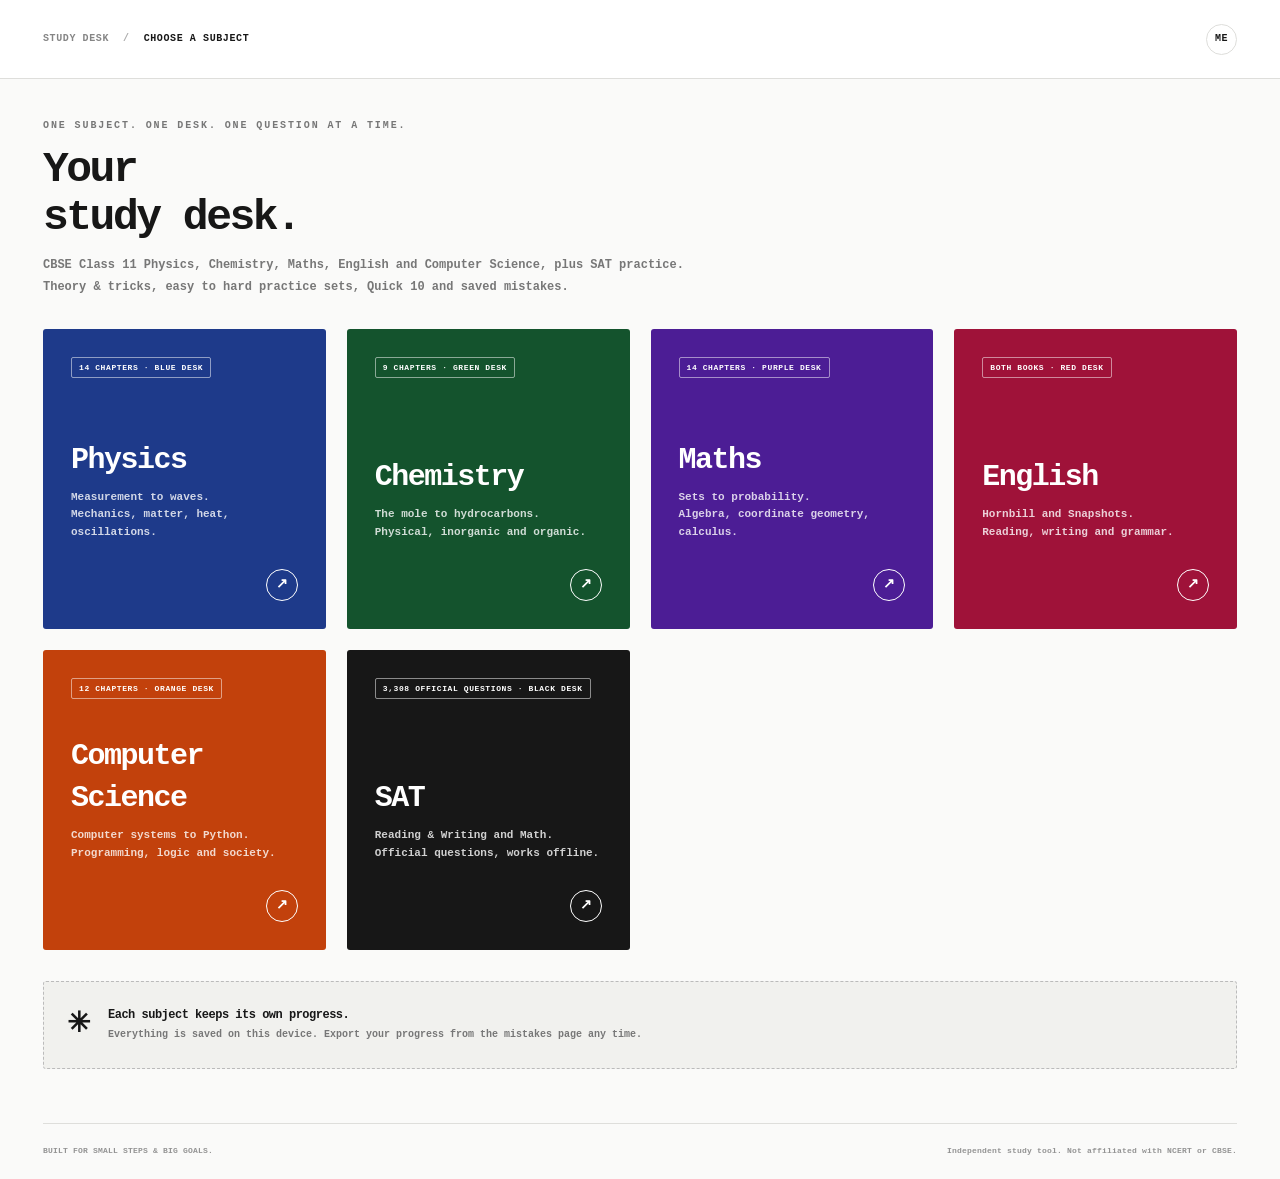
<file: index.html>
<!doctype html>
<html lang="en">
<head>
<meta charset="UTF-8"><meta name="viewport" content="width=device-width, initial-scale=1">
<meta name="theme-color" content="#171717"><meta name="description" content="CBSE Class 11 study desk: Physics, Chemistry and Maths. Chapter-wise theory, tricks and practice.">
<title>Study Desk — CBSE Class 11 & SAT</title>
<link rel="icon" href="data:image/svg+xml,%3Csvg xmlns='http://www.w3.org/2000/svg' viewBox='0 0 64 64'%3E%3Crect width='64' height='64' rx='12' fill='%23111'/%3E%3Ctext x='32' y='44' text-anchor='middle' fill='white' font-family='Courier New' font-weight='bold' font-size='38'%3E11%3C/text%3E%3C/svg%3E">
<link rel="stylesheet" href="styles.css">
</head>
<body>
<div class="main-shell" style="margin-left:0;width:100%">
<header class="topbar"><div><span class="breadcrumb">STUDY DESK</span><span class="slash">/</span><span>CHOOSE A SUBJECT</span></div><div class="topbar-right"><span class="avatar" aria-label="Personal workspace">ME</span></div></header>
<main>
<div class="page-heading"><div><div class="eyebrow">ONE SUBJECT. ONE DESK. ONE QUESTION AT A TIME.</div><h1>Your<br>study desk.</h1><p class="subtext">CBSE Class 11 Physics, Chemistry, Maths, English and Computer Science, plus SAT practice.<br>Theory & tricks, easy to hard practice sets, Quick 10 and saved mistakes.</p></div></div>
<div class="hub-grid">
<a class="hub-card hub-phys" href="physics.html"><span class="tag">14 CHAPTERS · BLUE DESK</span><h3>Physics</h3><p>Measurement to waves.<br>Mechanics, matter, heat, oscillations.</p><span class="round-arrow">↗</span></a>
<a class="hub-card hub-chem" href="chemistry.html"><span class="tag">9 CHAPTERS · GREEN DESK</span><h3>Chemistry</h3><p>The mole to hydrocarbons.<br>Physical, inorganic and organic.</p><span class="round-arrow">↗</span></a>
<a class="hub-card hub-math" href="maths.html"><span class="tag">14 CHAPTERS · PURPLE DESK</span><h3>Maths</h3><p>Sets to probability.<br>Algebra, coordinate geometry, calculus.</p><span class="round-arrow">↗</span></a>
<a class="hub-card hub-eng" href="english.html"><span class="tag">BOTH BOOKS · RED DESK</span><h3>English</h3><p>Hornbill and Snapshots.<br>Reading, writing and grammar.</p><span class="round-arrow">↗</span></a>
<a class="hub-card hub-cs" href="cs.html"><span class="tag">12 CHAPTERS · ORANGE DESK</span><h3>Computer Science</h3><p>Computer systems to Python.<br>Programming, logic and society.</p><span class="round-arrow">↗</span></a>
<a class="hub-card hub-sat" href="sat/"><span class="tag">3,308 OFFICIAL QUESTIONS · BLACK DESK</span><h3>SAT</h3><p>Reading & Writing and Math.<br>Official questions, works offline.</p><span class="round-arrow">↗</span></a>
</div>
<div class="bottom-strip"><span aria-hidden="true">✳</span><div><h3>Each subject keeps its own progress.</h3><p>Everything is saved on this device. Export your progress from the mistakes page any time.</p></div></div>
</main>
<footer><span>BUILT FOR SMALL STEPS & BIG GOALS.</span><span>Independent study tool. Not affiliated with NCERT or CBSE.</span></footer>
</div>
</body></html>
</file>
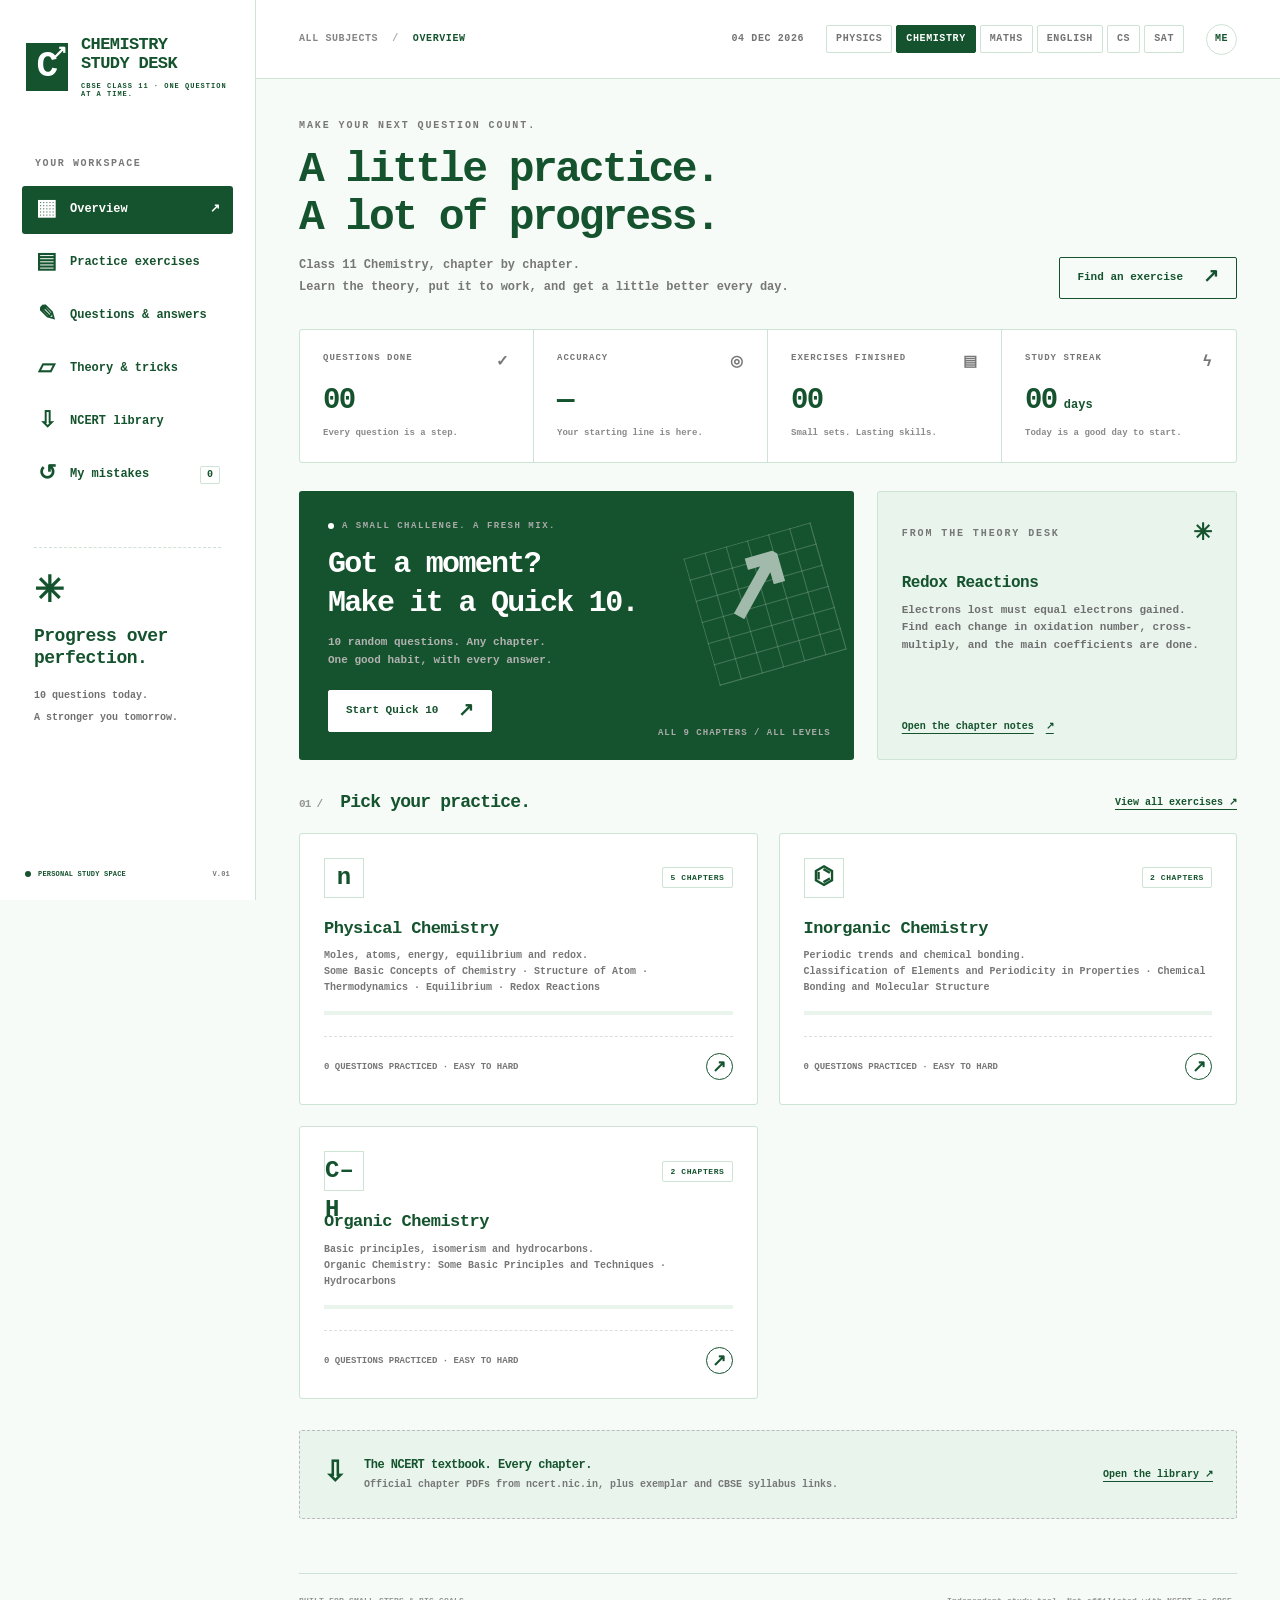
<file: chemistry.html>
<!doctype html>
<html lang="en">
<head>
<meta charset="UTF-8"><meta name="viewport" content="width=device-width, initial-scale=1">
<meta name="theme-color" content="#14532d"><meta name="description" content="Your focused CBSE Class 11 Chemistry study desk. Chapter-wise theory, tricks and practice, ten questions at a time.">
<title>Chemistry Study Desk — Class 11 CBSE</title>
<link rel="icon" href="data:image/svg+xml,%3Csvg xmlns='http://www.w3.org/2000/svg' viewBox='0 0 64 64'%3E%3Crect width='64' height='64' rx='12' fill='%2314532d'/%3E%3Ctext x='32' y='44' text-anchor='middle' fill='white' font-family='Courier New' font-weight='bold' font-size='38'%3EC%3C/text%3E%3C/svg%3E">
<link rel="stylesheet" href="styles.css">

</head>
<body class="t-chem">
<div class="app-shell">
<aside class="sidebar">
<a class="brand" href="#dashboard" aria-label="Chemistry Study Desk home"><span class="brand-mark">C<span>↗</span></span><span>CHEMISTRY <br>STUDY DESK<span class="brand-small">CBSE CLASS 11 · ONE QUESTION AT A TIME.</span></span></a>
<div class="workspace-label">YOUR WORKSPACE</div>
<nav aria-label="Main navigation">
<a href="#dashboard" data-page="dashboard"><span class="nav-icon">▦</span>Overview<span class="nav-arrow">↗</span></a>
<a href="#practice" data-page="practice"><span class="nav-icon">▤</span>Practice exercises</a>
<a href="#papers" data-page="papers"><span class="nav-icon">✎</span>Questions & answers</a>
<a href="#theory" data-page="theory"><span class="nav-icon">▱</span>Theory & tricks</a>
<a href="#library" data-page="library"><span class="nav-icon">⇩</span>NCERT library</a>
<a href="#mistakes" data-page="mistakes"><span class="nav-icon">↺</span>My mistakes<span id="mistake-count" class="nav-count">0</span></a>
</nav>
<div class="sidebar-note"><span class="little-star">✳</span><p>Progress over<br>perfection.</p><span>10 questions today.<br>A stronger you tomorrow.</span></div>
<div class="sidebar-bottom"><span class="status-dot"></span>PERSONAL STUDY SPACE<span class="version">V.01</span></div>
</aside>
<div class="main-shell"><header class="topbar"><div><a class="breadcrumb" href="index.html">ALL SUBJECTS</a><span class="slash">/</span><span id="page-label">OVERVIEW</span></div><div class="topbar-right"><span id="date-label"></span><span class="subject-switch"><a href="physics.html" class="">PHYSICS</a><a href="chemistry.html" class="current">CHEMISTRY</a><a href="maths.html" class="">MATHS</a><a href="english.html" class="">ENGLISH</a><a href="cs.html" class="">CS</a><a href="sat/">SAT</a></span><span class="avatar" aria-label="Personal workspace">ME</span></div></header>
<main id="main" tabindex="-1"><div class="loading"><span class="spinner"></span>Opening your study desk…</div></main>
<footer><span>BUILT FOR SMALL STEPS & BIG GOALS.</span><span>Independent study tool. Not affiliated with NCERT or CBSE.</span></footer>
</div></div><div id="toast" role="status" aria-live="polite"></div>
<script>
/* Loads the newest questions and app from the live site when opened locally; falls back to the files in this folder when offline. */
(function(){
 var LIVE='https://kixot.github.io/study/';
 var local=location.protocol==='file:'||/^(localhost|127.0.0.1|[::1])$/.test(location.hostname);
 var files=["data/chemistry.js","data/chemistry-1.js","data/chemistry-2.js","data/chemistry-qa.js","app.js"];
 var v='?v='+Date.now();
 function run(i,fromLive){
  if(i>=files.length)return;
  var el=document.createElement('script');
  el.src=(fromLive?LIVE:'')+files[i]+v;
  el.onload=function(){run(i+1,fromLive)};
  el.onerror=function(){if(fromLive){window.DESK=undefined;run(0,false)}else{document.getElementById('main').innerHTML='<div class="error-box"><h2>The study desk couldn’t open.</h2><p>Keep all files of the folder together and refresh.</p></div>'}};
  document.body.appendChild(el);
 }
 if(local){var css=document.createElement('link');css.rel='stylesheet';css.href=LIVE+'styles.css'+v;document.head.appendChild(css)}
 run(0,local);
})();
</script>
</body></html>
</file>
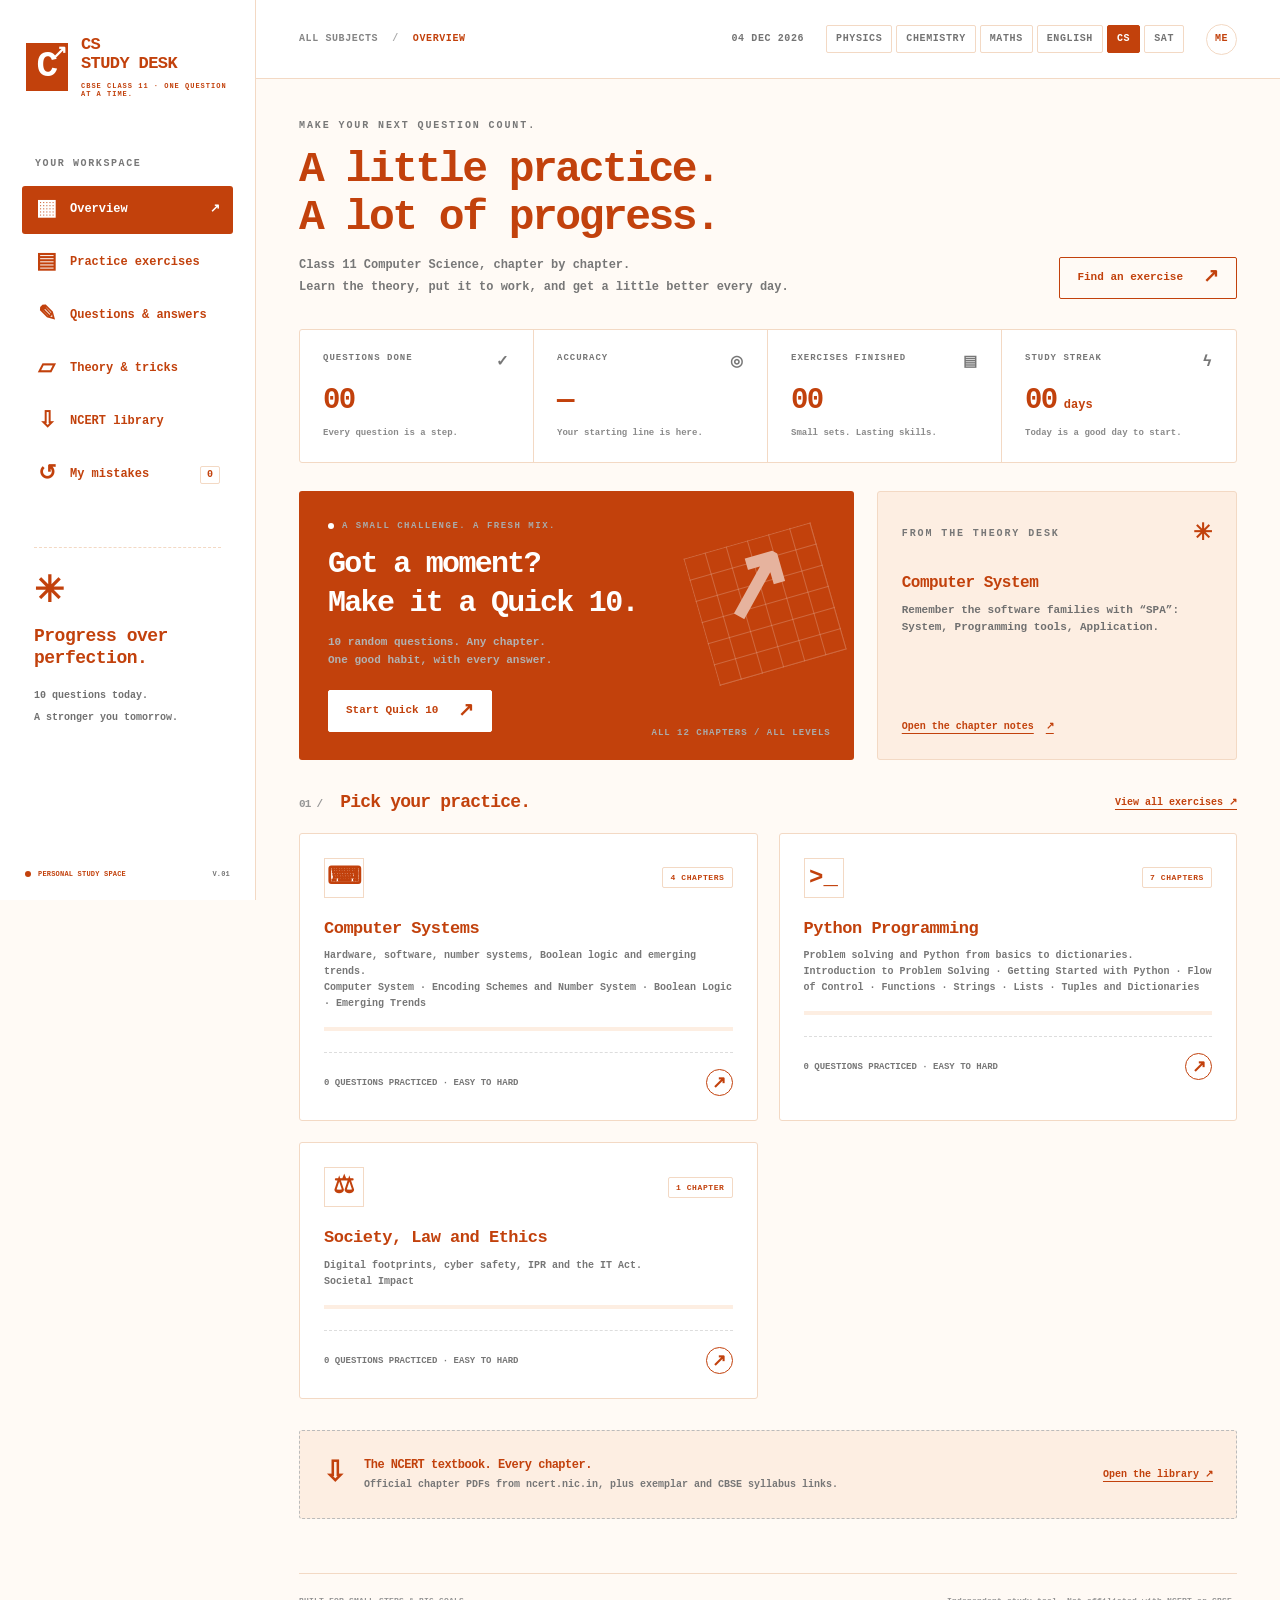
<file: cs.html>
<!doctype html>
<html lang="en">
<head>
<meta charset="UTF-8"><meta name="viewport" content="width=device-width, initial-scale=1">
<meta name="theme-color" content="#c2410c"><meta name="description" content="Your focused CBSE Class 11 Computer Science study desk. Chapter-wise theory, tricks and practice, ten questions at a time.">
<title>Computer Science Study Desk — Class 11 CBSE</title>
<link rel="icon" href="data:image/svg+xml,%3Csvg xmlns='http://www.w3.org/2000/svg' viewBox='0 0 64 64'%3E%3Crect width='64' height='64' rx='12' fill='%23c2410c'/%3E%3Ctext x='32' y='44' text-anchor='middle' fill='white' font-family='Courier New' font-weight='bold' font-size='38'%3EC%3C/text%3E%3C/svg%3E">
<link rel="stylesheet" href="styles.css">

</head>
<body class="t-cs">
<div class="app-shell">
<aside class="sidebar">
<a class="brand" href="#dashboard" aria-label="Computer Science Study Desk home"><span class="brand-mark">C<span>↗</span></span><span>CS <br>STUDY DESK<span class="brand-small">CBSE CLASS 11 · ONE QUESTION AT A TIME.</span></span></a>
<div class="workspace-label">YOUR WORKSPACE</div>
<nav aria-label="Main navigation">
<a href="#dashboard" data-page="dashboard"><span class="nav-icon">▦</span>Overview<span class="nav-arrow">↗</span></a>
<a href="#practice" data-page="practice"><span class="nav-icon">▤</span>Practice exercises</a>
<a href="#papers" data-page="papers"><span class="nav-icon">✎</span>Questions & answers</a>
<a href="#theory" data-page="theory"><span class="nav-icon">▱</span>Theory & tricks</a>
<a href="#library" data-page="library"><span class="nav-icon">⇩</span>NCERT library</a>
<a href="#mistakes" data-page="mistakes"><span class="nav-icon">↺</span>My mistakes<span id="mistake-count" class="nav-count">0</span></a>
</nav>
<div class="sidebar-note"><span class="little-star">✳</span><p>Progress over<br>perfection.</p><span>10 questions today.<br>A stronger you tomorrow.</span></div>
<div class="sidebar-bottom"><span class="status-dot"></span>PERSONAL STUDY SPACE<span class="version">V.01</span></div>
</aside>
<div class="main-shell"><header class="topbar"><div><a class="breadcrumb" href="index.html">ALL SUBJECTS</a><span class="slash">/</span><span id="page-label">OVERVIEW</span></div><div class="topbar-right"><span id="date-label"></span><span class="subject-switch"><a href="physics.html" class="">PHYSICS</a><a href="chemistry.html" class="">CHEMISTRY</a><a href="maths.html" class="">MATHS</a><a href="english.html" class="">ENGLISH</a><a href="cs.html" class="current">CS</a><a href="sat/">SAT</a></span><span class="avatar" aria-label="Personal workspace">ME</span></div></header>
<main id="main" tabindex="-1"><div class="loading"><span class="spinner"></span>Opening your study desk…</div></main>
<footer><span>BUILT FOR SMALL STEPS & BIG GOALS.</span><span>Independent study tool. Not affiliated with NCERT or CBSE.</span></footer>
</div></div><div id="toast" role="status" aria-live="polite"></div>
<script>
/* Loads the newest questions and app from the live site when opened locally; falls back to the files in this folder when offline. */
(function(){
 var LIVE='https://kixot.github.io/study/';
 var local=location.protocol==='file:'||/^(localhost|127.0.0.1|[::1])$/.test(location.hostname);
 var files=["data/cs.js","data/cs-1.js","data/cs-2.js","data/cs-3.js","data/cs-qa.js","app.js"];
 var v='?v='+Date.now();
 function run(i,fromLive){
  if(i>=files.length)return;
  var el=document.createElement('script');
  el.src=(fromLive?LIVE:'')+files[i]+v;
  el.onload=function(){run(i+1,fromLive)};
  el.onerror=function(){if(fromLive){window.DESK=undefined;run(0,false)}else{document.getElementById('main').innerHTML='<div class="error-box"><h2>The study desk couldn’t open.</h2><p>Keep all files of the folder together and refresh.</p></div>'}};
  document.body.appendChild(el);
 }
 if(local){var css=document.createElement('link');css.rel='stylesheet';css.href=LIVE+'styles.css'+v;document.head.appendChild(css)}
 run(0,local);
})();
</script>
</body></html>
</file>
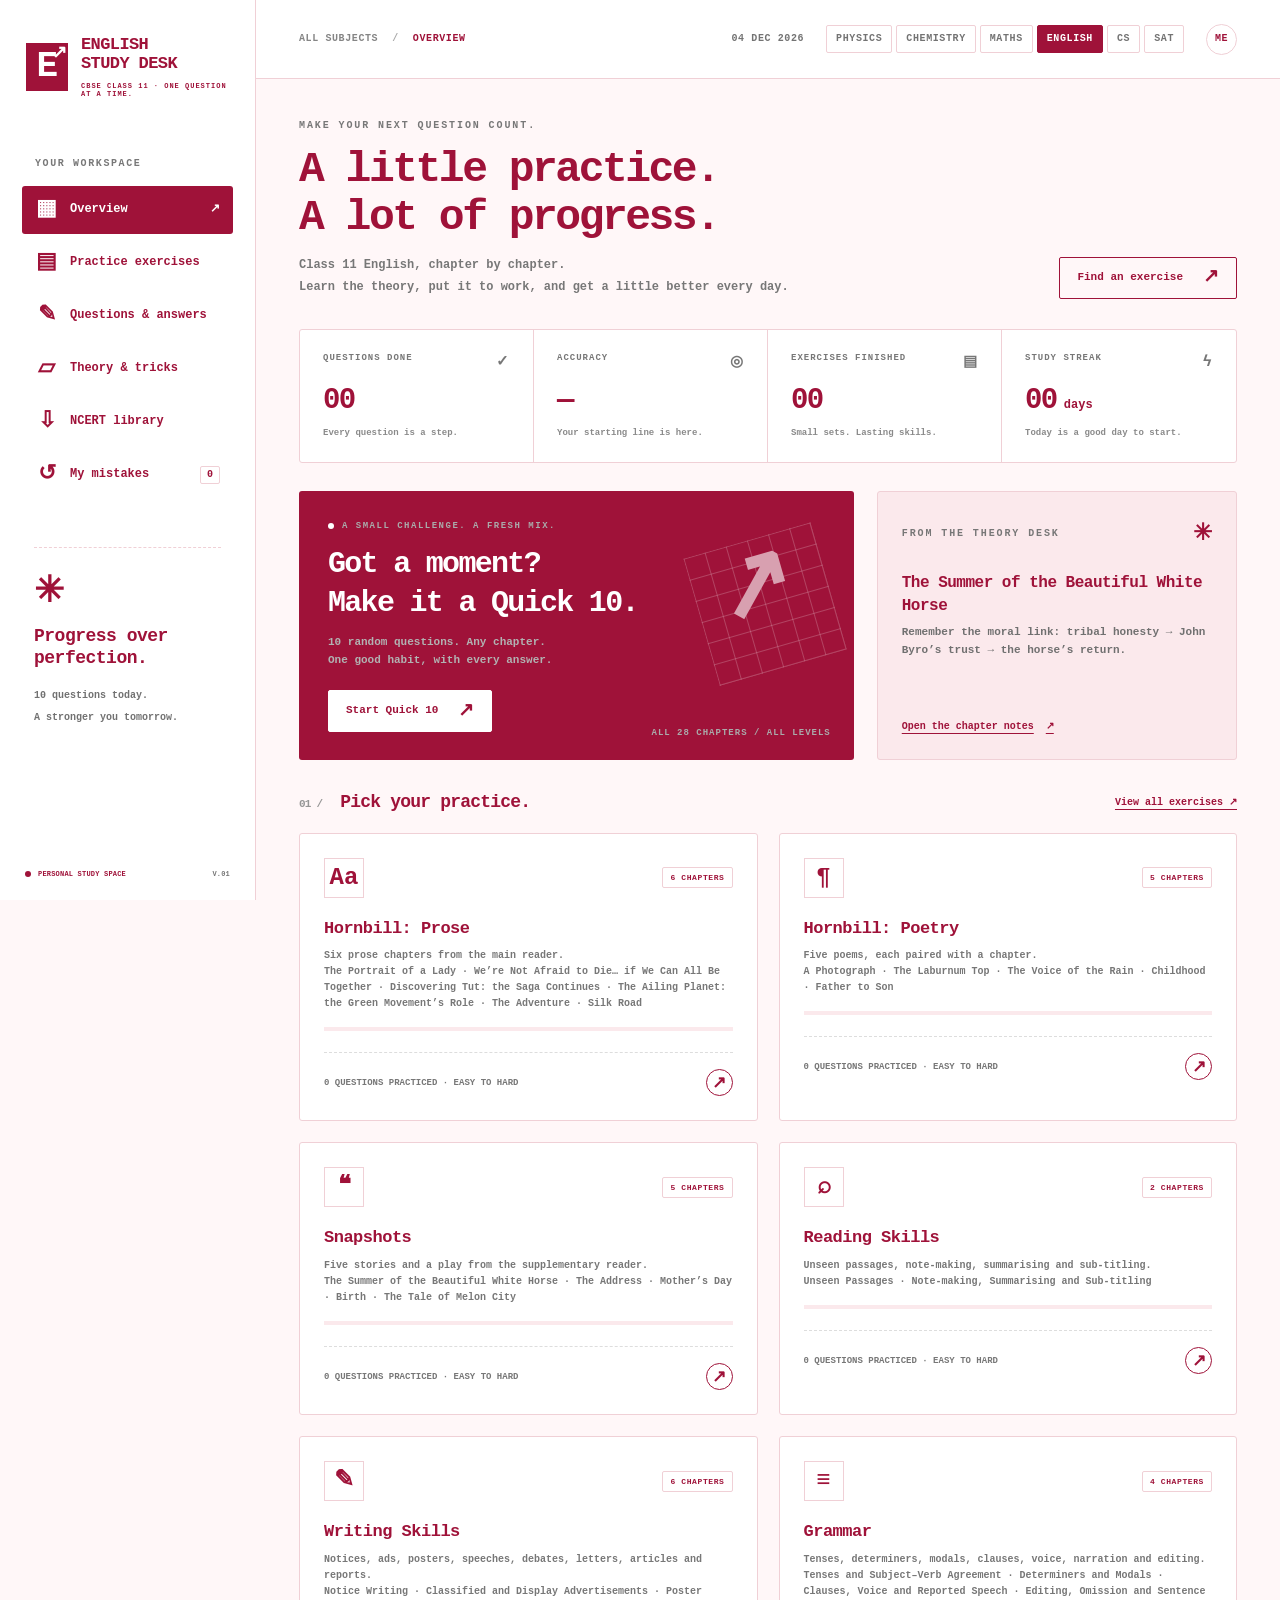
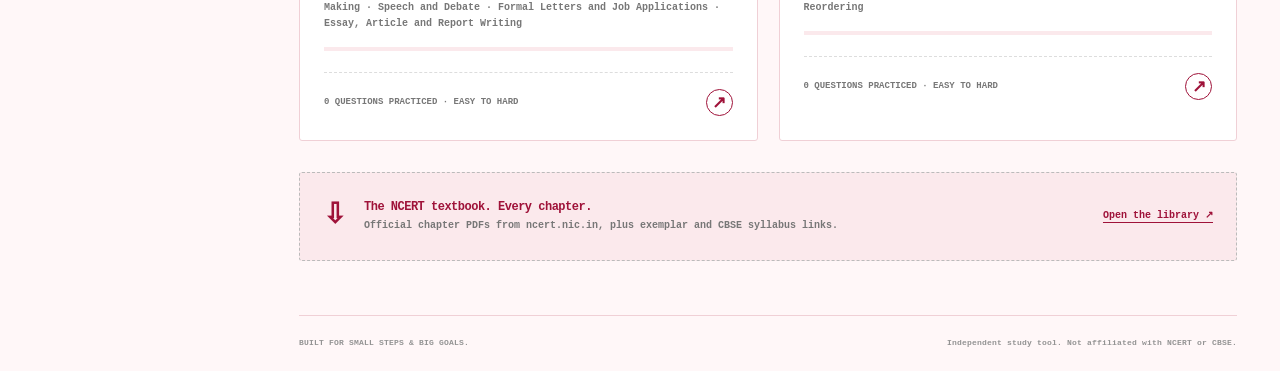
<file: english.html>
<!doctype html>
<html lang="en">
<head>
<meta charset="UTF-8"><meta name="viewport" content="width=device-width, initial-scale=1">
<meta name="theme-color" content="#9f1239"><meta name="description" content="Your focused CBSE Class 11 English study desk. Chapter-wise theory, tricks and practice, ten questions at a time.">
<title>English Study Desk — Class 11 CBSE</title>
<link rel="icon" href="data:image/svg+xml,%3Csvg xmlns='http://www.w3.org/2000/svg' viewBox='0 0 64 64'%3E%3Crect width='64' height='64' rx='12' fill='%239f1239'/%3E%3Ctext x='32' y='44' text-anchor='middle' fill='white' font-family='Courier New' font-weight='bold' font-size='38'%3EE%3C/text%3E%3C/svg%3E">
<link rel="stylesheet" href="styles.css">

</head>
<body class="t-eng">
<div class="app-shell">
<aside class="sidebar">
<a class="brand" href="#dashboard" aria-label="English Study Desk home"><span class="brand-mark">E<span>↗</span></span><span>ENGLISH <br>STUDY DESK<span class="brand-small">CBSE CLASS 11 · ONE QUESTION AT A TIME.</span></span></a>
<div class="workspace-label">YOUR WORKSPACE</div>
<nav aria-label="Main navigation">
<a href="#dashboard" data-page="dashboard"><span class="nav-icon">▦</span>Overview<span class="nav-arrow">↗</span></a>
<a href="#practice" data-page="practice"><span class="nav-icon">▤</span>Practice exercises</a>
<a href="#papers" data-page="papers"><span class="nav-icon">✎</span>Questions & answers</a>
<a href="#theory" data-page="theory"><span class="nav-icon">▱</span>Theory & tricks</a>
<a href="#library" data-page="library"><span class="nav-icon">⇩</span>NCERT library</a>
<a href="#mistakes" data-page="mistakes"><span class="nav-icon">↺</span>My mistakes<span id="mistake-count" class="nav-count">0</span></a>
</nav>
<div class="sidebar-note"><span class="little-star">✳</span><p>Progress over<br>perfection.</p><span>10 questions today.<br>A stronger you tomorrow.</span></div>
<div class="sidebar-bottom"><span class="status-dot"></span>PERSONAL STUDY SPACE<span class="version">V.01</span></div>
</aside>
<div class="main-shell"><header class="topbar"><div><a class="breadcrumb" href="index.html">ALL SUBJECTS</a><span class="slash">/</span><span id="page-label">OVERVIEW</span></div><div class="topbar-right"><span id="date-label"></span><span class="subject-switch"><a href="physics.html" class="">PHYSICS</a><a href="chemistry.html" class="">CHEMISTRY</a><a href="maths.html" class="">MATHS</a><a href="english.html" class="current">ENGLISH</a><a href="cs.html" class="">CS</a><a href="sat/">SAT</a></span><span class="avatar" aria-label="Personal workspace">ME</span></div></header>
<main id="main" tabindex="-1"><div class="loading"><span class="spinner"></span>Opening your study desk…</div></main>
<footer><span>BUILT FOR SMALL STEPS & BIG GOALS.</span><span>Independent study tool. Not affiliated with NCERT or CBSE.</span></footer>
</div></div><div id="toast" role="status" aria-live="polite"></div>
<script>
/* Loads the newest questions and app from the live site when opened locally; falls back to the files in this folder when offline. */
(function(){
 var LIVE='https://kixot.github.io/study/';
 var local=location.protocol==='file:'||/^(localhost|127.0.0.1|[::1])$/.test(location.hostname);
 var files=["data/english.js","data/english-1.js","data/english-2.js","data/english-3.js","data/english-4.js","data/english-qa.js","app.js"];
 var v='?v='+Date.now();
 function run(i,fromLive){
  if(i>=files.length)return;
  var el=document.createElement('script');
  el.src=(fromLive?LIVE:'')+files[i]+v;
  el.onload=function(){run(i+1,fromLive)};
  el.onerror=function(){if(fromLive){window.DESK=undefined;run(0,false)}else{document.getElementById('main').innerHTML='<div class="error-box"><h2>The study desk couldn’t open.</h2><p>Keep all files of the folder together and refresh.</p></div>'}};
  document.body.appendChild(el);
 }
 if(local){var css=document.createElement('link');css.rel='stylesheet';css.href=LIVE+'styles.css'+v;document.head.appendChild(css)}
 run(0,local);
})();
</script>
</body></html>
</file>
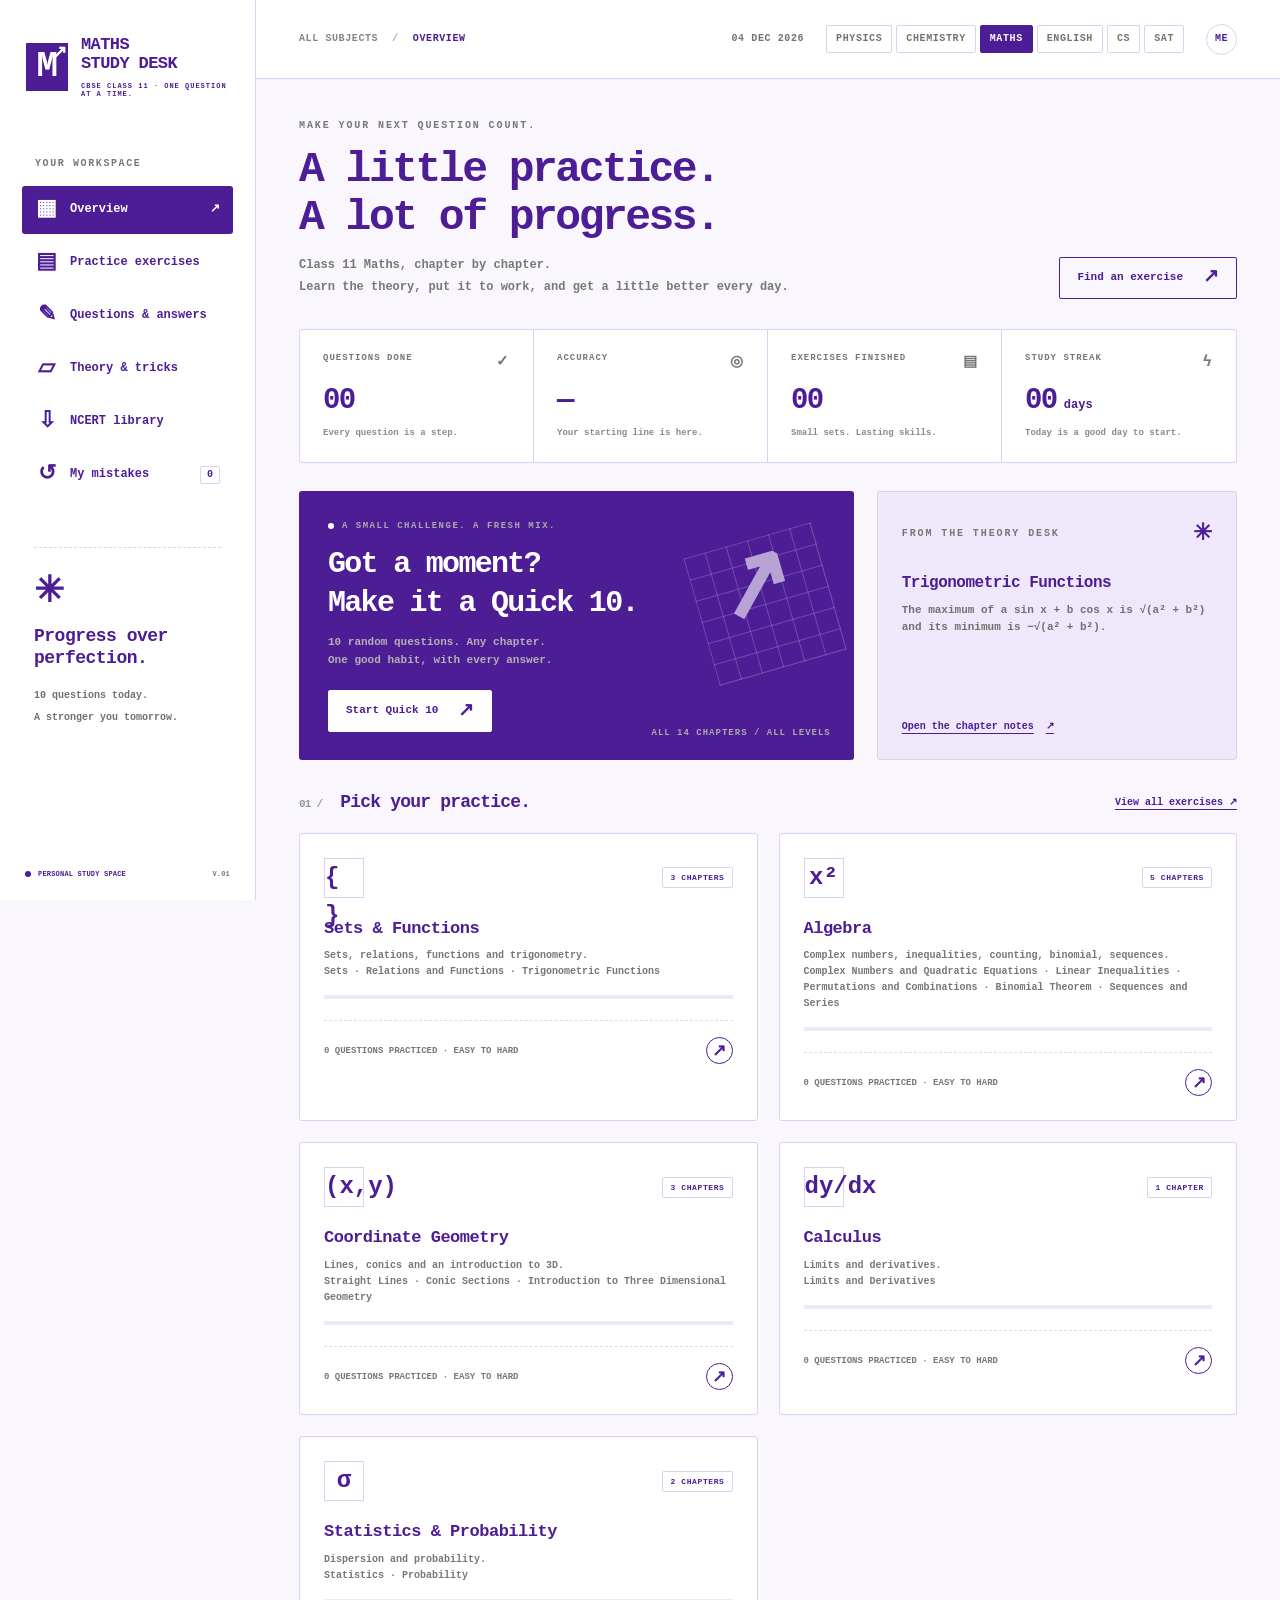
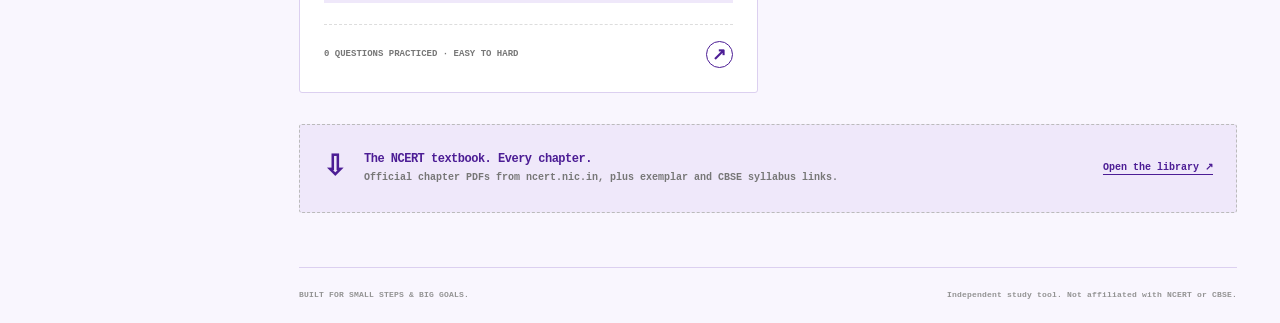
<file: maths.html>
<!doctype html>
<html lang="en">
<head>
<meta charset="UTF-8"><meta name="viewport" content="width=device-width, initial-scale=1">
<meta name="theme-color" content="#4c1d95"><meta name="description" content="Your focused CBSE Class 11 Maths study desk. Chapter-wise theory, tricks and practice, ten questions at a time.">
<title>Maths Study Desk — Class 11 CBSE</title>
<link rel="icon" href="data:image/svg+xml,%3Csvg xmlns='http://www.w3.org/2000/svg' viewBox='0 0 64 64'%3E%3Crect width='64' height='64' rx='12' fill='%234c1d95'/%3E%3Ctext x='32' y='44' text-anchor='middle' fill='white' font-family='Courier New' font-weight='bold' font-size='38'%3EM%3C/text%3E%3C/svg%3E">
<link rel="stylesheet" href="styles.css">

</head>
<body class="t-math">
<div class="app-shell">
<aside class="sidebar">
<a class="brand" href="#dashboard" aria-label="Maths Study Desk home"><span class="brand-mark">M<span>↗</span></span><span>MATHS <br>STUDY DESK<span class="brand-small">CBSE CLASS 11 · ONE QUESTION AT A TIME.</span></span></a>
<div class="workspace-label">YOUR WORKSPACE</div>
<nav aria-label="Main navigation">
<a href="#dashboard" data-page="dashboard"><span class="nav-icon">▦</span>Overview<span class="nav-arrow">↗</span></a>
<a href="#practice" data-page="practice"><span class="nav-icon">▤</span>Practice exercises</a>
<a href="#papers" data-page="papers"><span class="nav-icon">✎</span>Questions & answers</a>
<a href="#theory" data-page="theory"><span class="nav-icon">▱</span>Theory & tricks</a>
<a href="#library" data-page="library"><span class="nav-icon">⇩</span>NCERT library</a>
<a href="#mistakes" data-page="mistakes"><span class="nav-icon">↺</span>My mistakes<span id="mistake-count" class="nav-count">0</span></a>
</nav>
<div class="sidebar-note"><span class="little-star">✳</span><p>Progress over<br>perfection.</p><span>10 questions today.<br>A stronger you tomorrow.</span></div>
<div class="sidebar-bottom"><span class="status-dot"></span>PERSONAL STUDY SPACE<span class="version">V.01</span></div>
</aside>
<div class="main-shell"><header class="topbar"><div><a class="breadcrumb" href="index.html">ALL SUBJECTS</a><span class="slash">/</span><span id="page-label">OVERVIEW</span></div><div class="topbar-right"><span id="date-label"></span><span class="subject-switch"><a href="physics.html" class="">PHYSICS</a><a href="chemistry.html" class="">CHEMISTRY</a><a href="maths.html" class="current">MATHS</a><a href="english.html" class="">ENGLISH</a><a href="cs.html" class="">CS</a><a href="sat/">SAT</a></span><span class="avatar" aria-label="Personal workspace">ME</span></div></header>
<main id="main" tabindex="-1"><div class="loading"><span class="spinner"></span>Opening your study desk…</div></main>
<footer><span>BUILT FOR SMALL STEPS & BIG GOALS.</span><span>Independent study tool. Not affiliated with NCERT or CBSE.</span></footer>
</div></div><div id="toast" role="status" aria-live="polite"></div>
<script>
/* Loads the newest questions and app from the live site when opened locally; falls back to the files in this folder when offline. */
(function(){
 var LIVE='https://kixot.github.io/study/';
 var local=location.protocol==='file:'||/^(localhost|127.0.0.1|[::1])$/.test(location.hostname);
 var files=["data/maths.js","data/maths-1.js","data/maths-2.js","data/maths-3.js","data/maths-qa.js","app.js"];
 var v='?v='+Date.now();
 function run(i,fromLive){
  if(i>=files.length)return;
  var el=document.createElement('script');
  el.src=(fromLive?LIVE:'')+files[i]+v;
  el.onload=function(){run(i+1,fromLive)};
  el.onerror=function(){if(fromLive){window.DESK=undefined;run(0,false)}else{document.getElementById('main').innerHTML='<div class="error-box"><h2>The study desk couldn’t open.</h2><p>Keep all files of the folder together and refresh.</p></div>'}};
  document.body.appendChild(el);
 }
 if(local){var css=document.createElement('link');css.rel='stylesheet';css.href=LIVE+'styles.css'+v;document.head.appendChild(css)}
 run(0,local);
})();
</script>
</body></html>
</file>
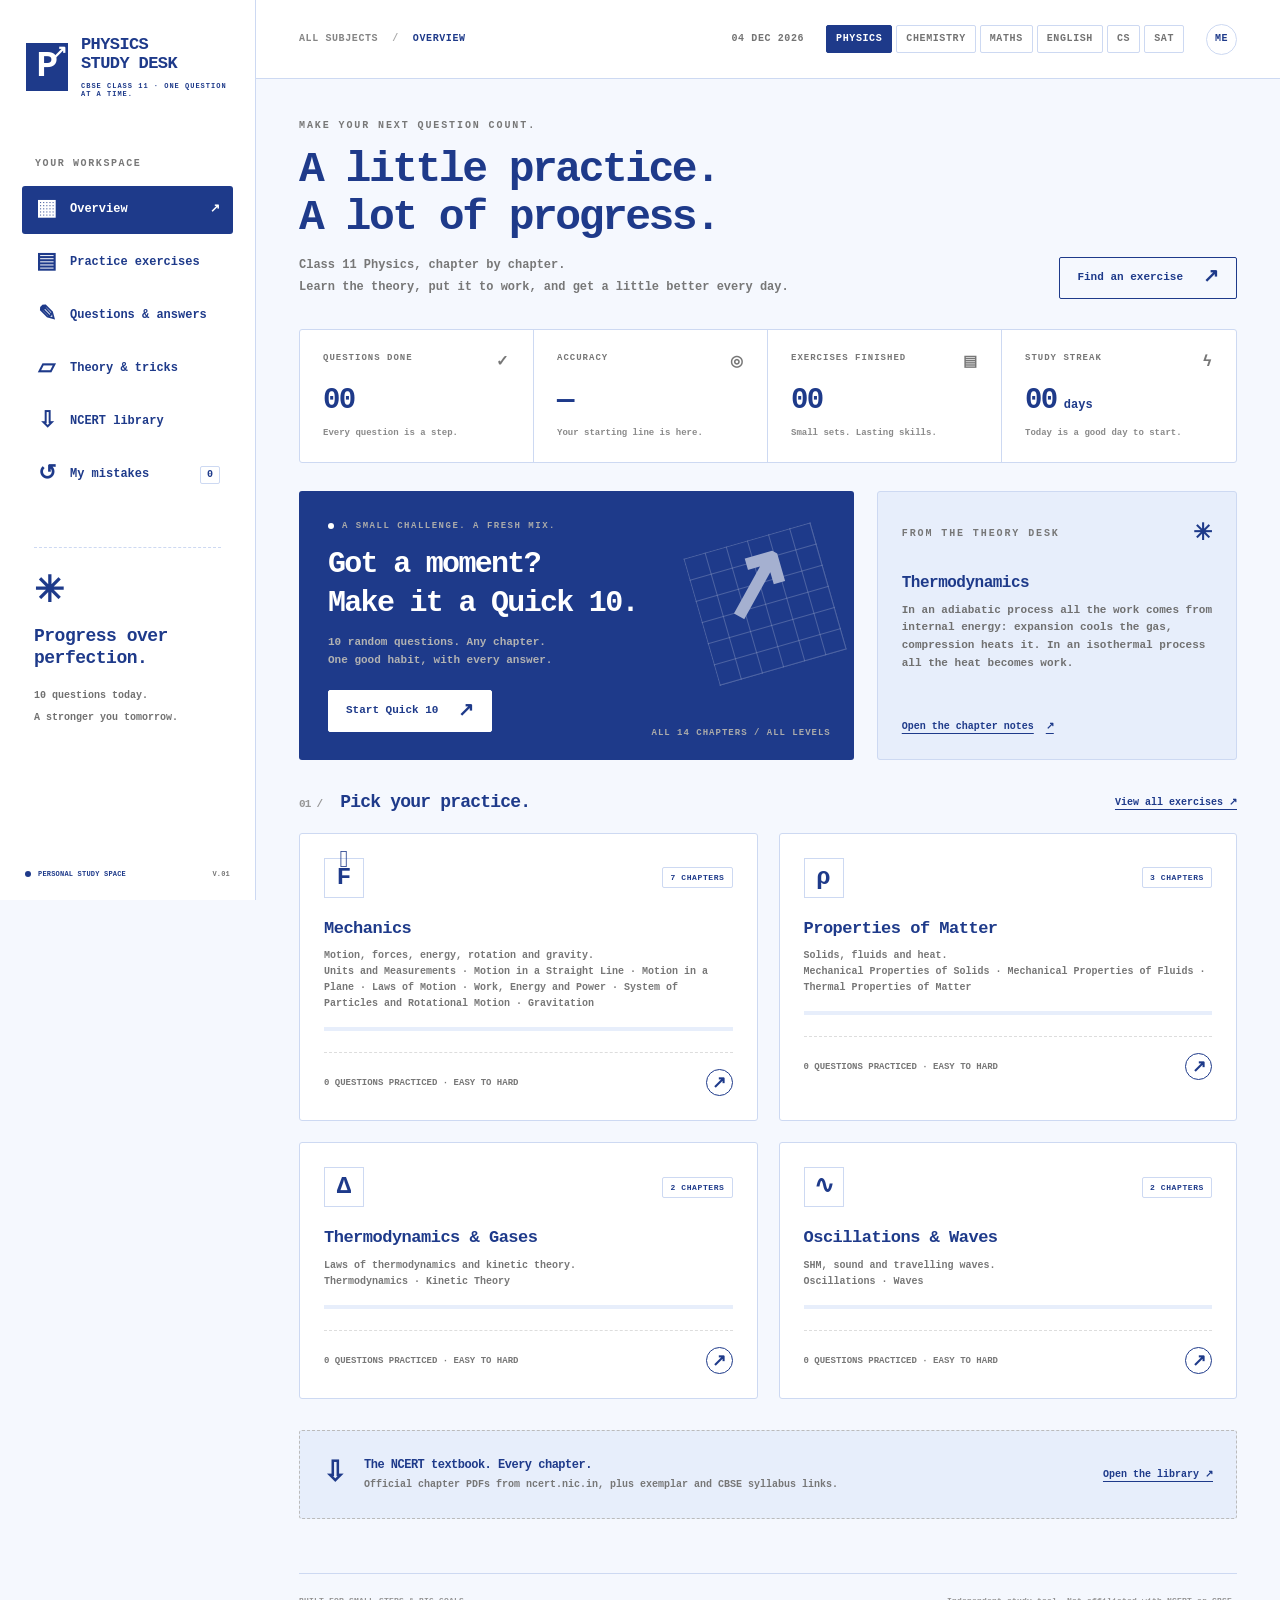
<file: physics.html>
<!doctype html>
<html lang="en">
<head>
<meta charset="UTF-8"><meta name="viewport" content="width=device-width, initial-scale=1">
<meta name="theme-color" content="#1e3a8a"><meta name="description" content="Your focused CBSE Class 11 Physics study desk. Chapter-wise theory, tricks and practice, ten questions at a time.">
<title>Physics Study Desk — Class 11 CBSE</title>
<link rel="icon" href="data:image/svg+xml,%3Csvg xmlns='http://www.w3.org/2000/svg' viewBox='0 0 64 64'%3E%3Crect width='64' height='64' rx='12' fill='%231e3a8a'/%3E%3Ctext x='32' y='44' text-anchor='middle' fill='white' font-family='Courier New' font-weight='bold' font-size='38'%3EP%3C/text%3E%3C/svg%3E">
<link rel="stylesheet" href="styles.css">

</head>
<body class="t-phys">
<div class="app-shell">
<aside class="sidebar">
<a class="brand" href="#dashboard" aria-label="Physics Study Desk home"><span class="brand-mark">P<span>↗</span></span><span>PHYSICS <br>STUDY DESK<span class="brand-small">CBSE CLASS 11 · ONE QUESTION AT A TIME.</span></span></a>
<div class="workspace-label">YOUR WORKSPACE</div>
<nav aria-label="Main navigation">
<a href="#dashboard" data-page="dashboard"><span class="nav-icon">▦</span>Overview<span class="nav-arrow">↗</span></a>
<a href="#practice" data-page="practice"><span class="nav-icon">▤</span>Practice exercises</a>
<a href="#papers" data-page="papers"><span class="nav-icon">✎</span>Questions & answers</a>
<a href="#theory" data-page="theory"><span class="nav-icon">▱</span>Theory & tricks</a>
<a href="#library" data-page="library"><span class="nav-icon">⇩</span>NCERT library</a>
<a href="#mistakes" data-page="mistakes"><span class="nav-icon">↺</span>My mistakes<span id="mistake-count" class="nav-count">0</span></a>
</nav>
<div class="sidebar-note"><span class="little-star">✳</span><p>Progress over<br>perfection.</p><span>10 questions today.<br>A stronger you tomorrow.</span></div>
<div class="sidebar-bottom"><span class="status-dot"></span>PERSONAL STUDY SPACE<span class="version">V.01</span></div>
</aside>
<div class="main-shell"><header class="topbar"><div><a class="breadcrumb" href="index.html">ALL SUBJECTS</a><span class="slash">/</span><span id="page-label">OVERVIEW</span></div><div class="topbar-right"><span id="date-label"></span><span class="subject-switch"><a href="physics.html" class="current">PHYSICS</a><a href="chemistry.html" class="">CHEMISTRY</a><a href="maths.html" class="">MATHS</a><a href="english.html" class="">ENGLISH</a><a href="cs.html" class="">CS</a><a href="sat/">SAT</a></span><span class="avatar" aria-label="Personal workspace">ME</span></div></header>
<main id="main" tabindex="-1"><div class="loading"><span class="spinner"></span>Opening your study desk…</div></main>
<footer><span>BUILT FOR SMALL STEPS & BIG GOALS.</span><span>Independent study tool. Not affiliated with NCERT or CBSE.</span></footer>
</div></div><div id="toast" role="status" aria-live="polite"></div>
<script>
/* Loads the newest questions and app from the live site when opened locally; falls back to the files in this folder when offline. */
(function(){
 var LIVE='https://kixot.github.io/study/';
 var local=location.protocol==='file:'||/^(localhost|127.0.0.1|[::1])$/.test(location.hostname);
 var files=["data/physics.js","data/physics-1.js","data/physics-2.js","data/physics-3.js","data/physics-qa.js","app.js"];
 var v='?v='+Date.now();
 function run(i,fromLive){
  if(i>=files.length)return;
  var el=document.createElement('script');
  el.src=(fromLive?LIVE:'')+files[i]+v;
  el.onload=function(){run(i+1,fromLive)};
  el.onerror=function(){if(fromLive){window.DESK=undefined;run(0,false)}else{document.getElementById('main').innerHTML='<div class="error-box"><h2>The study desk couldn’t open.</h2><p>Keep all files of the folder together and refresh.</p></div>'}};
  document.body.appendChild(el);
 }
 if(local){var css=document.createElement('link');css.rel='stylesheet';css.href=LIVE+'styles.css'+v;document.head.appendChild(css)}
 run(0,local);
})();
</script>
</body></html>
</file>
<file: styles.css>
*{box-sizing:border-box}html{scroll-behavior:smooth}body{margin:0;background:var(--bg);color:var(--ink);font-family:'Courier New',Courier,monospace;font-weight:700;font-size:14px;line-height:1.6}button,input,select,textarea{font:inherit;font-weight:700}button,a,input,select{touch-action:manipulation}button,a{ -webkit-tap-highlight-color:transparent}a{color:inherit;text-decoration:none}button{cursor:pointer}button:disabled{cursor:not-allowed;opacity:.4}button:focus-visible,a:focus-visible,input:focus-visible,select:focus-visible,summary:focus-visible{outline:3px solid #555;outline-offset:4px}button{border:0}::selection{background:var(--ink);color:white}.app-shell{display:flex;min-height:100vh}.sidebar{width:256px;flex-shrink:0;background:#fff;border-right:1px solid var(--line);display:flex;flex-direction:column;position:fixed;inset:0 auto 0 0;padding:35px 22px 20px;z-index:20}.brand{display:flex;gap:13px;align-items:center;font-size:17px;line-height:1.14;letter-spacing:-.6px;margin:0 4px 57px}.brand-mark{width:42px;height:48px;background:var(--ink);color:#fff;font-size:36px;display:flex;align-items:center;justify-content:center;position:relative;flex-shrink:0}.brand-mark>span{font-size:18px;position:absolute;right:2px;top:0}.brand-small{display:block;font-size:7px;letter-spacing:1px;margin-top:9px}.workspace-label{font-size:10px;letter-spacing:1.6px;color:#787878;padding-left:13px;margin-bottom:14px}nav{display:flex;flex-direction:column;gap:5px}nav>a{padding:12px 12px;display:flex;align-items:center;gap:12px;font-size:12px;border:1px solid transparent;border-radius:3px}nav>a:hover{background:var(--soft)}nav>a.active{background:var(--ink);color:#fff}.nav-icon{font-size:22px;line-height:1;width:23px;text-align:center}.nav-arrow{margin-left:auto;display:none}.active .nav-arrow{display:block}.nav-count{margin-left:auto;font-size:10px;border:1px solid var(--line);min-width:20px;text-align:center;border-radius:2px}.sidebar-note{border-top:1px dashed var(--line);margin:48px 12px 20px;padding-top:27px}.little-star{font-size:36px;line-height:1}.sidebar-note p{font-size:18px;line-height:1.25;margin:14px 0 13px;letter-spacing:-.5px}.sidebar-note>span:last-child{font-size:10px;line-height:1.8;color:#717171}.sidebar-bottom{margin-top:auto;display:flex;align-items:center;gap:7px;font-size:7px;letter-spacing:.2px;padding:20px 3px 0}.status-dot{width:6px;height:6px;background:var(--ink);border-radius:50%;display:inline-block}.version{margin-left:auto;color:#777}.main-shell{margin-left:256px;width:calc(100% - 256px)}.topbar{height:79px;border-bottom:1px solid var(--line);display:flex;align-items:center;justify-content:space-between;padding:0 43px;font-size:10px;letter-spacing:.6px;background:#fff}.breadcrumb{color:#858585}.slash{padding:0 14px;color:#aaa}.topbar-right{display:flex;gap:22px;align-items:center;color:#737373}.avatar{display:grid;place-items:center;width:31px;height:31px;border:1px solid var(--line);border-radius:50%;font-size:10px;color:var(--ink)}main{max-width:1400px;margin:auto;padding:39px 43px 54px;outline:none}.eyebrow{font-size:10px;letter-spacing:1.9px;color:#777;margin:0 0 12px;display:flex;align-items:center;gap:8px}h1{font-size:43px;line-height:1.12;letter-spacing:-2.5px;margin:0 0 13px}h2{font-size:21px;line-height:1.3;letter-spacing:-.8px;margin:0}h3{font-size:17px;line-height:1.4;letter-spacing:-.5px;margin:0 0 7px}p{margin:0 0 15px}.subtext{color:#777;font-size:12px;line-height:1.8;max-width:660px}.page-heading{display:flex;align-items:flex-end;justify-content:space-between;gap:24px;margin-bottom:30px}.page-heading p{margin-bottom:0}.outline-button,.primary-button,.text-button{display:inline-flex;align-items:center;justify-content:center;gap:20px;min-height:42px;padding:10px 17px;font-size:11px;border:1px solid var(--ink);border-radius:2px;white-space:nowrap;background:transparent}.primary-button{background:var(--ink);color:#fff}.primary-button:hover{background:var(--ink2)}.outline-button:hover{background:var(--soft)}.text-button{padding:0;min-height:0;border:0;gap:12px;text-decoration:underline;text-underline-offset:4px}.button-arrow{font-size:19px;line-height:1}.stats-grid{display:grid;grid-template-columns:repeat(4,1fr);border:1px solid var(--line);background:white;margin-bottom:28px;border-radius:3px}.stat{padding:21px 23px;border-right:1px solid var(--line)}.stat:last-child{border:0}.stat-top{display:flex;justify-content:space-between;font-size:9px;letter-spacing:1px;color:#777;margin-bottom:9px}.stat-top span:last-child{font-size:15px}.stat-value{font-size:29px;letter-spacing:-1.6px;line-height:1.2}.stat-unit{font-size:12px;letter-spacing:0}.stat-bottom{font-size:9px;margin-top:8px;color:#8a8a8a}.dashboard-grid{display:grid;grid-template-columns:minmax(0,1.54fr) minmax(270px,1fr);gap:23px;margin-bottom:31px}.quick-card{background:var(--ink);color:#fff;padding:28px 29px;position:relative;overflow:hidden;border-radius:3px;min-height:251px}.quick-card .eyebrow{color:#aaa;letter-spacing:1.5px;font-size:9px}.quick-card h2{font-size:30px;letter-spacing:-1.7px;position:relative;z-index:1}.quick-card p{color:#b2b2b2;font-size:11px;max-width:280px;margin:11px 0 21px;position:relative;z-index:1}.quick-card .primary-button{background:#fff;color:var(--ink);border-color:white;position:relative;z-index:1}.quick-card .primary-button:hover{background:#ddd}.quick-card .corner-label{position:absolute;right:23px;bottom:20px;color:#aaa;font-size:9px;letter-spacing:1px}.grid-art{position:absolute;right:23px;top:47px;width:132px;height:132px;transform:rotate(-16deg);background-image:linear-gradient(rgba(255,255,255,.35) 1px,transparent 1px),linear-gradient(90deg,rgba(255,255,255,.35) 1px,transparent 1px);background-size:22px 22px;border-right:1px solid rgba(255,255,255,.35);border-bottom:1px solid rgba(255,255,255,.35);opacity:.6}.grid-art:after{content:'↗';font-size:95px;position:absolute;left:21px;top:-20px;color:#fff;line-height:1.5}.tip-card{border:1px solid var(--line);background:var(--soft);border-radius:3px;padding:24px;display:flex;flex-direction:column;position:relative}.tip-heading{display:flex;justify-content:space-between;align-items:center;margin-bottom:20px}.tip-heading .eyebrow{margin:0}.tip-icon{font-size:23px}.tip-card h3{font-size:16px}.tip-card p{font-size:11px;color:#707070;max-width:350px}.tip-card .text-button{margin-top:auto;align-self:flex-start;font-size:10px}.section-heading{display:flex;justify-content:space-between;gap:20px;align-items:center;margin-bottom:18px}.section-heading h2{font-size:18px}.section-heading .text-button{font-size:10px}.section-num{font-size:11px;color:#969696;margin-right:8px}.subject-grid{display:grid;grid-template-columns:1fr 1fr;gap:21px;margin-bottom:31px}.subject-card{background:white;border:1px solid var(--line);padding:24px;border-radius:3px;transition:transform .2s,border-color .2s}.subject-card:hover{border-color:var(--ink);transform:translateY(-2px)}.subject-top{display:flex;justify-content:space-between;align-items:center;margin-bottom:19px}.subject-icon{font-size:24px;width:40px;height:40px;border:1px solid var(--line);display:grid;place-items:center}.tag{display:inline-block;font-size:8px;line-height:1.4;letter-spacing:.6px;padding:4px 7px;border:1px solid var(--line);border-radius:2px;text-transform:uppercase;white-space:nowrap}.tag.black{background:var(--ink);border-color:var(--ink);color:#fff}.tag.difficulty-H{background:var(--ink);border-color:var(--ink);color:#fff}.tag.difficulty-M{background:var(--soft);border-color:#aaa}.tag.difficulty-E{background:#fff}.subject-card p{color:#777;font-size:10px;margin-top:8px}.subject-bottom{display:flex;align-items:center;justify-content:space-between;border-top:1px dashed #ddd;margin-top:21px;padding-top:16px;font-size:9px;color:#777}.subject-bottom .round-arrow{border:1px solid var(--ink);color:var(--ink);border-radius:50%;height:27px;width:27px;display:grid;place-items:center;font-size:17px}.bottom-strip{display:flex;align-items:center;gap:18px;padding:21px 23px;border:1px dashed #bbb;border-radius:3px;background:var(--soft)}.bottom-strip>span{font-size:28px}.bottom-strip h3{font-size:12px;margin:0 0 3px}.bottom-strip p{font-size:10px;margin:0;color:#777}.bottom-strip a{margin-left:auto;font-size:10px;white-space:nowrap}.mini-progress{height:4px;background:var(--soft);overflow:hidden;margin-top:13px}.mini-progress>span{height:100%;display:block;background:var(--ink)}footer{border-top:1px solid var(--line);display:flex;justify-content:space-between;gap:20px;margin:0 43px;padding:21px 0;font-size:8px;letter-spacing:.2px;color:#939393}.filterbar{display:flex;gap:10px;flex-wrap:wrap;margin-bottom:23px}.filterbar label{font-size:9px;display:flex;gap:8px;align-items:center}.filterbar select,.search-input{background:#fff;border:1px solid var(--line);min-height:40px;padding:8px 11px;font-size:11px;border-radius:2px;max-width:100%;color:var(--ink)}.search-input{flex:1;min-width:170px}.segment{display:flex;gap:3px;background:var(--soft);border:1px solid #ddd;padding:3px;border-radius:3px}.segment button{background:none;padding:7px 13px;font-size:10px;border-radius:2px;color:#666}.segment button.active{background:var(--ink);color:#fff}.exercise-grid{display:grid;grid-template-columns:repeat(3,1fr);gap:17px}.exercise-card{background:#fff;border:1px solid var(--line);padding:20px;border-radius:3px;display:flex;flex-direction:column;min-height:225px}.exercise-card .card-meta{display:flex;align-items:center;justify-content:space-between;margin-bottom:22px;font-size:9px;color:#777}.exercise-card h3{font-size:15px}.exercise-card p{font-size:10px;color:#777}.exercise-card .card-bottom{margin-top:auto;display:flex;align-items:center;justify-content:space-between;gap:10px;padding-top:18px}.exercise-card .card-bottom>span{font-size:9px;color:#888}.exercise-card .outline-button{min-height:32px;padding:6px 11px;font-size:10px;gap:10px}.notice{padding:15px 18px;font-size:10px;line-height:1.8;background:var(--soft);border-left:3px solid var(--ink);margin-bottom:24px;color:#626262}.notice a{text-decoration:underline}.empty-state{text-align:center;padding:65px 25px;background:white;border:1px dashed #bbb}.empty-state .empty-icon{font-size:45px;display:block;margin-bottom:15px}.empty-state p{font-size:12px;color:#777;max-width:450px;margin:13px auto 22px}.quiz-wrap{max-width:960px;margin:auto}.quiz-top{display:flex;justify-content:space-between;align-items:center;gap:20px;margin-bottom:16px}.quiz-top>div{display:flex;align-items:center;gap:15px;font-size:10px}.quiz-progress{height:5px;background:var(--soft);margin-bottom:28px}.quiz-progress span{height:100%;background:var(--ink);display:block;transition:width .2s}.quiz-card{background:#fff;border:1px solid #ccc;border-radius:3px;padding:30px}.question-meta{display:flex;justify-content:space-between;gap:15px;align-items:center;font-size:9px;color:#777;margin-bottom:24px}.question-meta>div{display:flex;gap:8px;flex-wrap:wrap}.question-context{font-size:14px;line-height:1.9;padding-bottom:20px;border-bottom:1px dashed #ccc;margin-bottom:23px}.question-stem{font-size:16px;line-height:1.8;margin-bottom:22px}.question-stem p:last-child,.question-context p:last-child{margin:0}.question-stem img,.question-context img,.explanation img,.answer-option img{max-width:100%;height:auto}.question-stem table,.question-context table{border-collapse:collapse;margin:15px auto;font-size:12px;max-width:100%}td,th{padding:7px;border:1px solid #aaa}.answer-options{display:grid;gap:12px}.answer-option{display:flex;align-items:center;text-align:left;gap:14px;width:100%;min-height:58px;background:#fff;color:var(--ink);border:1px solid var(--line);padding:12px 16px;border-radius:2px;font-size:13px}.answer-option:hover:not(:disabled){border-color:var(--ink);background:var(--soft)}.answer-option .option-letter{border:1px solid #aaa;border-radius:50%;width:27px;height:27px;flex-shrink:0;display:grid;place-items:center;font-size:12px}.answer-option p{margin:0}.answer-option.selected{border:2px solid var(--ink);padding:11px 15px;background:var(--soft)}.answer-option.selected .option-letter{background:var(--ink);color:#fff;border-color:var(--ink)}.answer-option:disabled{opacity:1;cursor:default}.answer-option.correct{border:2px solid var(--ink);padding:11px 15px}.answer-option.wrong{border-style:dashed;background:repeating-linear-gradient(135deg,#fff,#fff 9px,var(--soft) 9px,var(--soft) 10px)}.option-state{margin-left:auto;font-size:10px}.quiz-actions{display:flex;justify-content:space-between;align-items:center;gap:15px;margin-top:25px;padding-top:21px;border-top:1px solid #ddd}.quiz-actions>span{font-size:9px;color:#888}.feedback{margin-top:23px;border:1px solid var(--ink);padding:24px;background:var(--soft)}.feedback-heading{font-size:18px;margin-bottom:12px}.feedback p{font-size:12px}.explanation{font-size:12px;line-height:1.9}.explanation p{margin-bottom:12px}.trick{border-top:1px dashed #bbb;margin-top:20px;padding-top:18px}.trick .eyebrow{color:var(--ink)}.trick p{font-size:12px}.feedback details{margin-top:18px;border-top:1px dashed #bbb;padding-top:15px;font-size:12px}.feedback summary{cursor:pointer;margin-bottom:10px}.grid-input{width:min(100%,320px);padding:14px;border:1px solid #aaa;background:#fff;font-size:18px}.score-card{background:var(--ink);color:#fff;padding:40px;border-radius:3px;text-align:center;margin-bottom:25px}.score-card .eyebrow{color:#aaa;justify-content:center}.score-number{font-size:70px;letter-spacing:-5px;line-height:1.3}.score-card p{color:#bbb;font-size:12px}.score-card .outline-button{color:white;border-color:#888;margin:8px}.review-row{display:flex;gap:17px;padding:18px;background:white;border:1px solid #ddd;margin-bottom:10px;align-items:center}.review-row>span{font-size:20px}.review-row>div{flex:1}.review-row h3{font-size:12px;margin:0 0 4px}.review-row p{font-size:10px;color:#777;margin:0}.review-row button{font-size:10px}.lesson-layout{display:grid;grid-template-columns:240px 1fr;gap:25px;align-items:start}.lesson-nav{background:#fff;border:1px solid #ddd;padding:14px;position:sticky;top:20px}.lesson-nav h3{font-size:10px;color:#888;padding:12px 8px;letter-spacing:1px}.lesson-nav button{display:block;width:100%;text-align:left;background:none;padding:10px 9px;font-size:10px;border-radius:2px;color:#666}.lesson-nav button.active{background:var(--ink);color:#fff}.lesson-paper{background:#fff;border:1px solid var(--line);padding:30px}.lesson-paper h2{font-size:27px;margin-bottom:15px}.lesson-paper>p{font-size:12px;color:#777}.lesson-paper h3{font-size:15px;margin-top:27px}.lesson-paper ol,.lesson-paper ul{padding-left:21px;font-size:12px;line-height:1.9}.lesson-paper li{margin-bottom:10px}.example-box{background:var(--soft);border-left:3px solid var(--ink);padding:20px;margin:20px 0;font-size:12px}.example-box p:last-child{margin-bottom:0}.formula{font-size:19px;display:block;margin-bottom:12px;letter-spacing:-.6px}.library-head{padding:23px;background:var(--ink);color:white;display:flex;gap:25px;align-items:center;justify-content:space-between;margin-bottom:24px}.library-head h3{font-size:18px}.library-head p{font-size:10px;color:#aaa;margin:0}.library-head a{background:white;color:var(--ink);flex-shrink:0}.library-grid{display:grid;grid-template-columns:1fr 1fr;gap:18px}.library-card{border:1px solid var(--line);background:white;padding:22px}.library-card-top{display:flex;align-items:center;justify-content:space-between;margin-bottom:17px}.library-card h3{margin-bottom:4px}.library-card>p{font-size:10px;color:#888}.pdf-row{display:flex;justify-content:space-between;align-items:center;border-top:1px solid #eee;padding:12px 0;font-size:10px}.pdf-row:last-child{padding-bottom:0}.pdf-row span{color:#888;font-size:9px}.pdf-row a{display:flex;align-items:center;gap:12px}.source-links{display:flex;gap:15px;flex-wrap:wrap;margin-top:24px;font-size:10px;text-decoration:underline;text-underline-offset:3px}.loading{display:flex;gap:14px;align-items:center;justify-content:center;min-height:300px;font-size:12px;color:#666}.spinner{display:inline-block;width:17px;height:17px;border:2px solid #ddd;border-top-color:var(--ink);border-radius:50%;animation:spin 1s linear infinite}@keyframes spin{to{transform:rotate(360deg)}}#toast{position:fixed;bottom:25px;left:50%;transform:translate(-50%,20px);background:var(--ink);color:white;padding:12px 20px;font-size:11px;z-index:100;opacity:0;transition:.2s;pointer-events:none;max-width:90vw;border:1px solid #777}#toast.show{opacity:1;transform:translate(-50%,0)}.mono-small{font-size:10px;color:#888}.search-results{font-size:10px;color:#777;margin:-9px 0 20px}.error-box{padding:35px;background:#fff;border:1px solid #aaa}.error-box p{font-size:12px;color:#777;max-width:550px}.error-box .primary-button{margin-right:10px}.quiz-footnote{margin-top:15px;font-size:9px;color:#888}.inline-loading{display:flex;align-items:center;gap:10px;font-size:10px}.saved-banner{background:var(--soft);border:1px dashed #aaa;padding:17px 20px;display:flex;justify-content:space-between;gap:15px;align-items:center;margin-bottom:24px;font-size:11px}.saved-banner span{display:block;font-size:9px;color:#888;margin-top:3px}.mistake-toolbar{display:flex;justify-content:space-between;gap:20px;margin-bottom:20px}.question-preview{font-size:11px;color:#666;max-height:55px;overflow:hidden}.question-preview math{font-size:12px}.mistake-card{padding:22px;background:#fff;border:1px solid #ddd;margin-bottom:14px}.mistake-card-top{display:flex;justify-content:space-between;gap:15px;margin-bottom:13px}.mistake-card h3{font-size:13px}.mistake-card-bottom{display:flex;justify-content:space-between;align-items:center;margin-top:17px;font-size:10px}.mistake-card-bottom>span{color:#888}math{font-family:math;font-size:1.12em;font-weight:700}mtext{font-family:'Courier New',monospace;font-weight:700}a.disabled{pointer-events:none;opacity:.4}
@media(min-width:1450px){main{padding-top:47px}.dashboard-grid{grid-template-columns:1.6fr 1fr}.quick-card{min-height:275px}.quick-card h2{font-size:35px}.quick-card p{max-width:340px}.grid-art{right:40px;top:51px;width:154px;height:154px}.grid-art:after{left:27px;top:-10px}.subject-card{padding:28px}}
@media(max-width:1150px){.sidebar{width:220px;padding-left:15px;padding-right:15px}.main-shell{margin-left:220px;width:calc(100% - 220px)}main{padding:30px}.topbar{padding:0 30px}footer{margin:0 30px}h1{font-size:36px}.stat{padding:18px 15px}.grid-art{opacity:.3;right:15px}.exercise-grid{grid-template-columns:1fr 1fr}.lesson-layout{grid-template-columns:205px 1fr}.quick-card h2{font-size:27px}}
@media(max-width:900px){.sidebar{width:190px;padding-left:10px;padding-right:10px}.brand{font-size:14px;gap:8px}.brand-small{font-size:6px}.main-shell{margin-left:190px;width:calc(100% - 190px)}nav>a{font-size:10px;gap:7px}.sidebar-note{margin-top:30px}.topbar-right #date-label{display:none}.dashboard-grid{grid-template-columns:1fr}.tip-card{min-height:195px}.stats-grid{grid-template-columns:1fr 1fr}.stat:nth-child(2){border-right:0}.stat:nth-child(-n+2){border-bottom:1px solid #ddd}.page-heading{align-items:flex-start;flex-direction:column}.subject-grid{gap:14px}.subject-card{padding:18px}.lesson-layout{grid-template-columns:1fr}.lesson-nav{position:static;display:flex;overflow:auto;gap:4px;padding:8px}.lesson-nav h3{display:none}.lesson-nav button{width:auto;flex-shrink:0;padding:8px 10px}.library-grid{grid-template-columns:1fr}.library-head{align-items:flex-start;flex-direction:column}.bottom-strip{flex-wrap:wrap}.bottom-strip a{margin-left:46px}.quiz-card{padding:22px}.quiz-actions>span{max-width:170px}.topbar{font-size:9px}.breadcrumb{display:none}.slash{display:none}}
@media(max-width:650px){.app-shell{display:block}.sidebar{position:sticky;top:0;inset:0 0 auto 0;width:100%;height:auto;padding:12px 16px;border-right:0;border-bottom:1px solid #ddd;display:block}.brand{margin:0 0 13px;font-size:13px}.brand-mark{width:29px;height:31px;font-size:25px}.brand-mark>span{font-size:12px}.brand>span:last-child br{display:none}.brand-small{display:none}.workspace-label,.sidebar-note,.sidebar-bottom{display:none}nav{flex-direction:row;justify-content:space-between;gap:4px;overflow:auto}nav>a{padding:8px 9px;gap:6px;white-space:nowrap;font-size:9px}nav>a .nav-icon{font-size:15px;width:15px}.nav-arrow,.active .nav-arrow,.nav-count{display:none}nav>a[data-page=practice]{font-size:0}nav>a[data-page=practice]:after{content:'Practice';font-size:9px}nav>a[data-page=theory]{font-size:0}nav>a[data-page=theory]:after{content:'Theory';font-size:9px}nav>a[data-page=library]{font-size:0}nav>a[data-page=library]:after{content:'Library';font-size:9px}nav>a[data-page=mistakes]{font-size:0}nav>a[data-page=mistakes]:after{content:'Mistakes';font-size:9px}.main-shell{margin-left:0;width:100%}.topbar{height:49px;padding:0 20px}.topbar-right{gap:10px}.avatar{height:25px;width:25px;font-size:8px}main{padding:27px 20px 35px}h1{font-size:34px;letter-spacing:-2px}.page-heading{margin-bottom:23px;gap:17px}.subtext{font-size:11px}.stats-grid{margin-bottom:20px}.stat{padding:17px}.stat-value{font-size:27px}.stat-top{font-size:8px}.dashboard-grid{gap:18px;margin-bottom:24px}.quick-card{padding:25px;min-height:255px}.quick-card h2{font-size:30px}.grid-art{right:25px;opacity:.35}.quick-card p{max-width:260px}.subject-grid{grid-template-columns:1fr}.section-heading h2{font-size:16px}.subject-card h3{font-size:18px}.subject-top{margin-bottom:15px}.bottom-strip{padding:18px}.bottom-strip a{margin-left:0}.bottom-strip h3{font-size:11px}.bottom-strip p{font-size:9px}footer{margin:0 20px;font-size:7px;flex-direction:column;gap:6px}.exercise-grid{grid-template-columns:1fr}.exercise-card{min-height:200px}.exercise-card h3{font-size:18px}.filterbar{gap:9px}.filterbar select{max-width:220px}.lesson-paper{padding:22px}.lesson-paper h2{font-size:24px}.quiz-card{padding:19px}.question-meta{flex-wrap:wrap}.question-stem{font-size:14px}.question-context{font-size:13px}.quiz-top>div{gap:9px;font-size:9px}.quiz-top button{font-size:10px}.quiz-actions{align-items:flex-end}.quiz-actions>span{font-size:8px;max-width:125px}.feedback{padding:19px}.score-card{padding:25px}.review-row{padding:15px;gap:12px}.review-row h3{font-size:11px}.review-row p{font-size:9px}.mistake-toolbar{align-items:flex-start;flex-direction:column}.saved-banner{flex-wrap:wrap}.library-head h3{font-size:16px}.tag{font-size:8px}.quiz-wrap h1{font-size:28px}.option-state{font-size:8px}.answer-option{gap:10px;padding:11px}.answer-option.selected,.answer-option.correct{padding:10px}.library-card{padding:19px}}
.quiz-top>div{flex-wrap:wrap;justify-content:flex-end;text-align:right;min-width:0}.question-stem table,.question-context table{display:block;width:max-content;max-width:100%;overflow-x:auto}
@media(max-width:650px){.sidebar nav>a{flex:1;justify-content:center;padding:8px 5px;gap:0}.sidebar nav>a .nav-icon{display:none}.sidebar nav{overflow:visible}.quiz-top>div{max-width:65%}}
.sr-only{position:absolute!important;width:1px!important;height:1px!important;padding:0!important;margin:-1px!important;overflow:hidden!important;clip:rect(0,0,0,0)!important;white-space:nowrap!important;border:0!important}
@media(prefers-reduced-motion:reduce){*{animation:none!important;transition:none!important;scroll-behavior:auto!important}}
:root{--ink:#171717;--ink2:#383838;--bg:#fafaf9;--soft:#f1f1ee;--line:#dededb}
body.t-chem{--ink:#14532d;--ink2:#1f7a43;--bg:#f6fbf7;--soft:#e8f4ec;--line:#cde3d4}
body.t-phys{--ink:#1e3a8a;--ink2:#2b4fb8;--bg:#f5f8fe;--soft:#e7eefb;--line:#cdd9f2}
body.t-math{--ink:#4c1d95;--ink2:#6431b8;--bg:#f9f6fe;--soft:#efe8fa;--line:#dcd0f0}
.subject-switch{display:flex;gap:4px}.subject-switch a{padding:5px 9px;border:1px solid var(--line);border-radius:2px;color:#737373}.subject-switch a.current{background:var(--ink);color:#fff;border-color:var(--ink)}.subject-switch a:hover:not(.current){border-color:var(--ink);color:var(--ink)}
.formula-list{list-style:none;padding:0!important;display:grid;gap:8px}.formula-list li{background:var(--soft);border-left:3px solid var(--ink);padding:9px 14px;margin:0!important;font-size:13px}
.src-tag{font-size:8px;letter-spacing:.6px;color:#888}.question-stem sub,.question-stem sup{font-size:.72em}
.hub-grid{display:grid;grid-template-columns:repeat(3,1fr);gap:21px;margin-bottom:31px}.hub-card{display:flex;flex-direction:column;min-height:300px;padding:28px;border-radius:3px;color:#fff;transition:transform .2s}.hub-card:hover{transform:translateY(-3px)}.hub-card h3{font-size:30px;letter-spacing:-1.5px;margin:auto 0 8px}.hub-card p{font-size:11px;opacity:.8}.hub-card .tag{border-color:rgba(255,255,255,.5);align-self:flex-start}.hub-card .round-arrow{border:1px solid #fff;border-radius:50%;width:32px;height:32px;display:grid;place-items:center;align-self:flex-end;margin-top:12px}.hub-phys{background:#1e3a8a}.hub-chem{background:#14532d}.hub-math{background:#4c1d95}
@media(max-width:900px){.hub-grid{grid-template-columns:1fr}.hub-card{min-height:210px}.subject-switch a{padding:4px 6px}}
@media(max-width:650px){.topbar-right .avatar{display:none}.subject-switch a{font-size:8px}}
body.t-eng{--ink:#9f1239;--ink2:#be123c;--bg:#fff7f8;--soft:#fbe9ec;--line:#f0d0d6}
body.t-cs{--ink:#c2410c;--ink2:#ea580c;--bg:#fffaf5;--soft:#fdeee2;--line:#f3d9c4}
.hub-eng{background:#9f1239}.hub-cs{background:#c2410c}
.question-stem pre,.question-context pre,.answer-option pre,.explanation pre,.lesson-paper pre,.example-box pre{font-family:'Courier New',Courier,monospace;font-weight:700;white-space:pre;overflow-x:auto;max-width:100%;background:var(--soft);border-left:3px solid var(--ink);padding:10px 14px;margin:10px 0;font-size:13px;line-height:1.5}
.answer-option pre{margin:0;padding:4px 8px;font-size:12px}
.question-stem code,.answer-option code,.explanation code,.lesson-paper code,.formula-list code{font-family:'Courier New',Courier,monospace;background:var(--soft);padding:1px 4px;border-radius:2px}
.answer-option>span:nth-child(2){min-width:0;overflow-x:auto}
.hub-grid{grid-template-columns:repeat(auto-fit,minmax(230px,1fr))}
@media(max-width:650px){.subject-switch{gap:2px}.subject-switch a{padding:3px 4px;font-size:7px;letter-spacing:0}}

.hub-sat{background:#171717}
.paper-tools{display:flex;gap:10px;flex-wrap:wrap;margin-bottom:16px}
.paper{background:#fff;border:1px solid var(--line);padding:30px;border-radius:3px}
.paper-head{text-align:center;border-bottom:2px solid var(--ink);padding-bottom:18px;margin-bottom:10px}.paper-head .eyebrow{justify-content:center}.paper-head h2{font-size:26px;margin-bottom:8px}.paper-head p{margin:0 0 6px;font-size:12px}
.paper-section h3{display:flex;justify-content:space-between;gap:12px;flex-wrap:wrap;font-size:14px;margin:26px 0 6px;padding:10px 12px;background:var(--soft);border-left:3px solid var(--ink)}.paper-section h3 span{font-size:10px;color:#777}
.paper-list{list-style:none;padding:0;margin:0}.paper-q{padding:14px 0;border-bottom:1px dashed var(--line);font-size:13px;line-height:1.7}
.paper-q-head{display:grid;grid-template-columns:30px minmax(0,1fr) auto;gap:8px;align-items:start}.paper-num{color:#777}
.paper-options{margin:6px 0 0;padding-left:22px}.paper-options li{margin:3px 0}
details.paper-answer{margin:10px 0 0 38px;background:var(--soft);border-left:3px solid var(--ink);padding:8px 14px;font-size:12px;line-height:1.8}
details.paper-answer summary{cursor:pointer;font-size:11px;color:var(--ink)}details.paper-answer[open] summary{margin-bottom:8px}
.model-answer p{margin:0 0 8px}.model-answer ul,.model-answer ol{margin:0 0 8px;padding-left:20px}
.qa-card{background:#fff;border:1px solid var(--line);padding:18px 20px;margin-bottom:12px;border-radius:3px}.qa-card-top{display:flex;justify-content:space-between;gap:10px;margin-bottom:10px}.qa-q{font-size:13px;line-height:1.75}.qa-card details.paper-answer{margin-left:0}
@media(max-width:650px){nav>a[data-page=papers]{font-size:0}nav>a[data-page=papers]:after{content:'Q&A';font-size:9px}.paper{padding:18px}details.paper-answer{margin-left:0}.paper-q-head{grid-template-columns:24px minmax(0,1fr) auto}}
@media print{.sidebar,.topbar,footer,.paper-tools,.qa-section,.page-heading,.section-heading,#toast{display:none!important}.main-shell{margin:0!important;width:100%!important}main{padding:0!important}.paper{border:0;padding:0}details.paper-answer summary{display:none}body{background:#fff}}

@media print{.filterbar,.qa-card details summary{display:none!important}.qa-card{break-inside:avoid}}

.qa-q blockquote{margin:10px 0;padding:10px 14px;border-left:3px solid var(--ink);background:var(--soft);font-style:italic}
</file>
